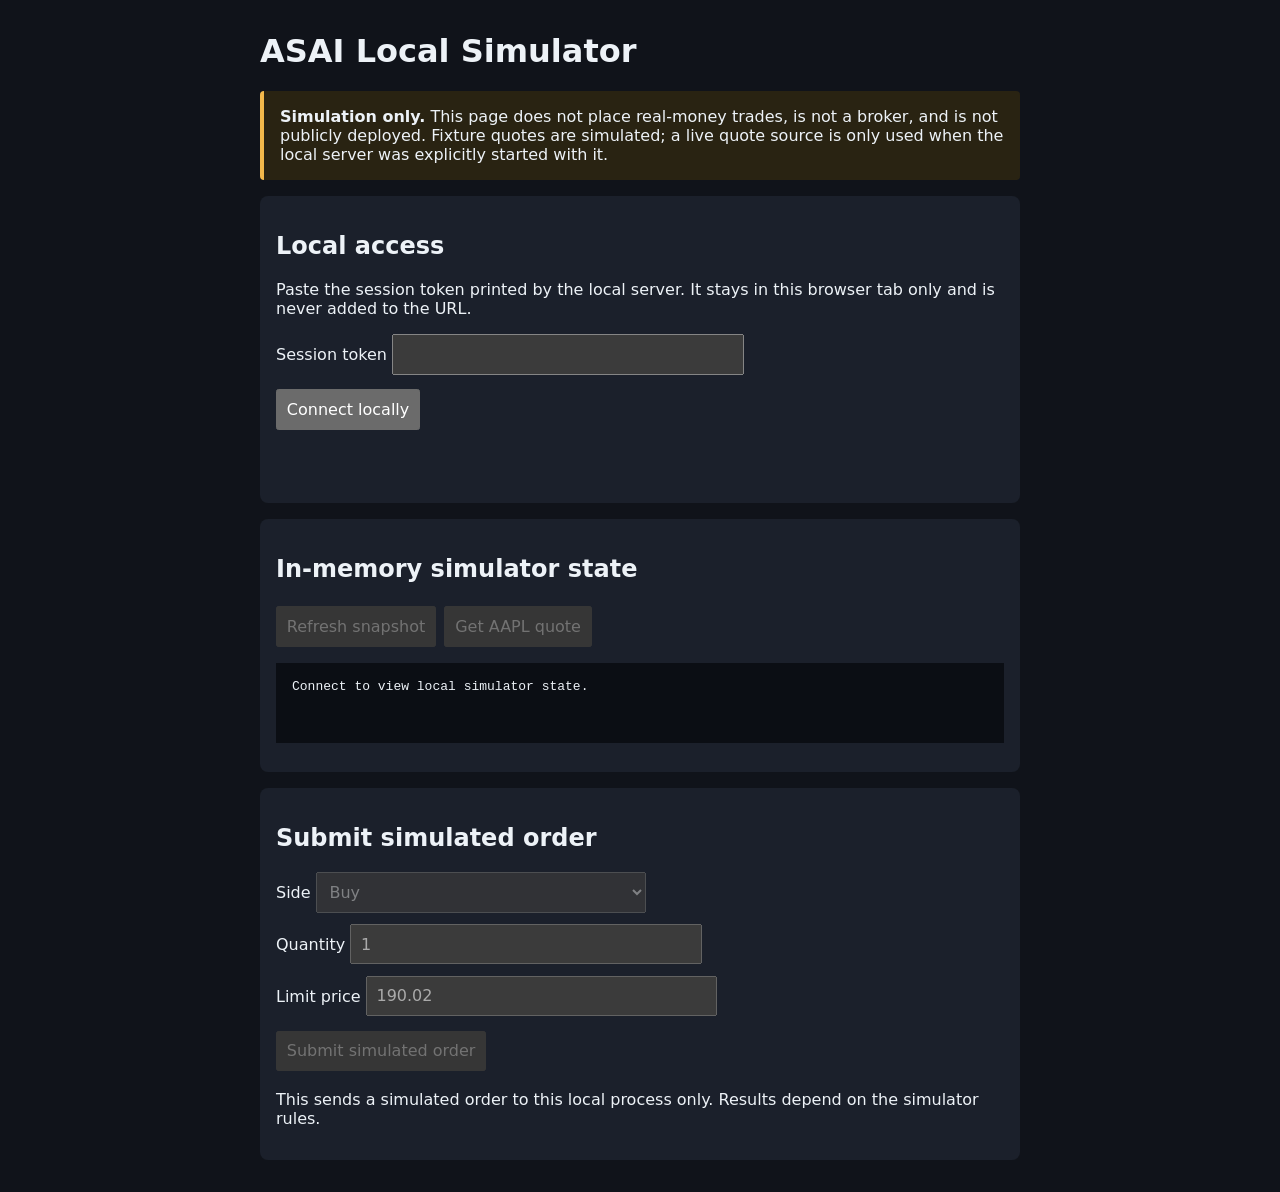
<file: demo/index.html>
<!doctype html>
<html lang="en">
<head>
  <meta charset="utf-8">
  <meta name="viewport" content="width=device-width, initial-scale=1">
  <meta name="referrer" content="no-referrer">
  <title>ASAI Local Simulator</title>
  <style>
    :root { color-scheme: dark; font-family: system-ui, sans-serif; background: #10131a; color: #edf2f7; }
    main { max-width: 760px; margin: 2rem auto; padding: 0 1rem; }
    .notice { border-left: 4px solid #f2b84b; background: #292312; padding: 1rem; border-radius: .25rem; }
    .card { background: #1b202b; padding: 1rem; border-radius: .5rem; margin: 1rem 0; }
    label { display: block; margin: .7rem 0; } input, select, button { font: inherit; padding: .55rem; } input, select { width: min(100%, 330px); } button { cursor: pointer; margin: .2rem .2rem .2rem 0; } pre { white-space: pre-wrap; overflow-wrap: anywhere; background: #0b0e14; padding: 1rem; min-height: 3rem; } #status { min-height: 1.4rem; } .bad { color: #ffaaa5; } .good { color: #a7f3b3; }
  </style>
</head>
<body>
<main>
  <h1>ASAI Local Simulator</h1>
  <section class="notice"><strong>Simulation only.</strong> This page does not place real-money trades, is not a broker, and is not publicly deployed. Fixture quotes are simulated; a live quote source is only used when the local server was explicitly started with it.</section>
  <section class="card" aria-labelledby="access-title">
    <h2 id="access-title">Local access</h2>
    <p>Paste the session token printed by the local server. It stays in this browser tab only and is never added to the URL.</p>
    <label>Session token <input id="session-token" type="password" autocomplete="off" spellcheck="false"></label>
    <button id="connect" type="button">Connect locally</button>
    <p id="status" role="status"></p>
  </section>
  <section class="card">
    <h2>In-memory simulator state</h2>
    <button id="refresh" type="button" disabled>Refresh snapshot</button>
    <button id="quote" type="button" disabled>Get AAPL quote</button>
    <pre id="snapshot">Connect to view local simulator state.</pre>
  </section>
  <section class="card">
    <h2>Submit simulated order</h2>
    <label>Side <select id="side" disabled><option value="BUY">Buy</option><option value="SELL">Sell</option></select></label>
    <label>Quantity <input id="quantity" type="number" min="1" step="1" value="1" disabled></label>
    <label>Limit price <input id="limit-price" inputmode="decimal" value="190.02" disabled></label>
    <button id="order" type="button" disabled>Submit simulated order</button>
    <p>This sends a simulated order to this local process only. Results depend on the simulator rules.</p>
  </section>
</main>
<script>
(() => {
  'use strict';
  let token = '';
  let csrf = '';
  const $ = (id) => document.getElementById(id);
  const output = $('snapshot');
  const status = $('status');
  const controls = [$('refresh'), $('quote'), $('side'), $('quantity'), $('limit-price'), $('order')];
  const setStatus = (message, bad = false) => { status.textContent = message; status.className = bad ? 'bad' : 'good'; };
  const display = (value) => { output.textContent = JSON.stringify(value, null, 2); };
  const headers = (write) => {
    const result = { 'X-Session-Token': token };
    if (write) { result['Content-Type'] = 'application/json'; result['X-CSRF-Token'] = csrf; }
    return result;
  };
  async function request(path, options = {}) {
    const response = await fetch(path, { ...options, headers: { ...headers(Boolean(options.method && options.method !== 'GET')), ...(options.headers || {}) }, credentials: 'same-origin' });
    let data = {};
    try { data = await response.json(); } catch (_) { /* server responses are expected to be JSON */ }
    if (!response.ok) throw new Error(data.error || 'local request failed');
    return data;
  }
  async function refresh() {
    try { display((await request('/api/snapshot')).snapshot); setStatus('Local simulator state refreshed.'); }
    catch (error) { setStatus('Could not refresh: ' + error.message, true); }
  }
  $('connect').addEventListener('click', async () => {
    token = $('session-token').value;
    csrf = '';
    if (!token) { setStatus('Paste the local session token first.', true); return; }
    try {
      const bootstrap = await request('/api/bootstrap');
      csrf = bootstrap.csrf_token;
      if (!csrf) throw new Error('local CSRF setup failed');
      controls.forEach((element) => { element.disabled = false; });
      $('session-token').value = '';
      setStatus('Connected to local simulator.');
      await refresh();
    } catch (error) { token = ''; setStatus('Could not connect: ' + error.message, true); }
  });
  $('refresh').addEventListener('click', refresh);
  $('quote').addEventListener('click', async () => {
    try { const quote = (await request('/api/quote?symbol=AAPL')).quote; display(quote); const source = quote && quote.source === 'fixture' ? 'simulated fixture' : quote && quote.source === 'alpaca_iex' ? 'read-only IEX' : 'unavailable'; setStatus('Quote loaded: ' + source + '.'); }
    catch (error) { setStatus('Could not get quote: ' + error.message, true); }
  });
  $('order').addEventListener('click', async () => {
    const quantity = Number($('quantity').value);
    if (!Number.isInteger(quantity) || quantity < 1) { setStatus('Quantity must be a positive whole number.', true); return; }
    const limitPrice = $('limit-price').value.trim();
    if (!/^(?:0|[1-9]\d*)(?:\.\d{1,8})?$/.test(limitPrice) || Number(limitPrice) <= 0) { setStatus('Enter a positive limit price with up to 8 decimal places.', true); return; }
    const payload = { order: { symbol: 'AAPL', side: $('side').value, quantity: quantity, limit_price: limitPrice }, quote_symbol: 'AAPL', idempotency_key: crypto.randomUUID() };
    try { display((await request('/api/orders', { method: 'POST', body: JSON.stringify(payload) })).order); setStatus('Simulated order submitted locally. No real trade was placed.'); await refresh(); }
    catch (error) { setStatus('Order was not accepted: ' + error.message, true); }
  });
})();
</script>
</body>
</html>
</file>
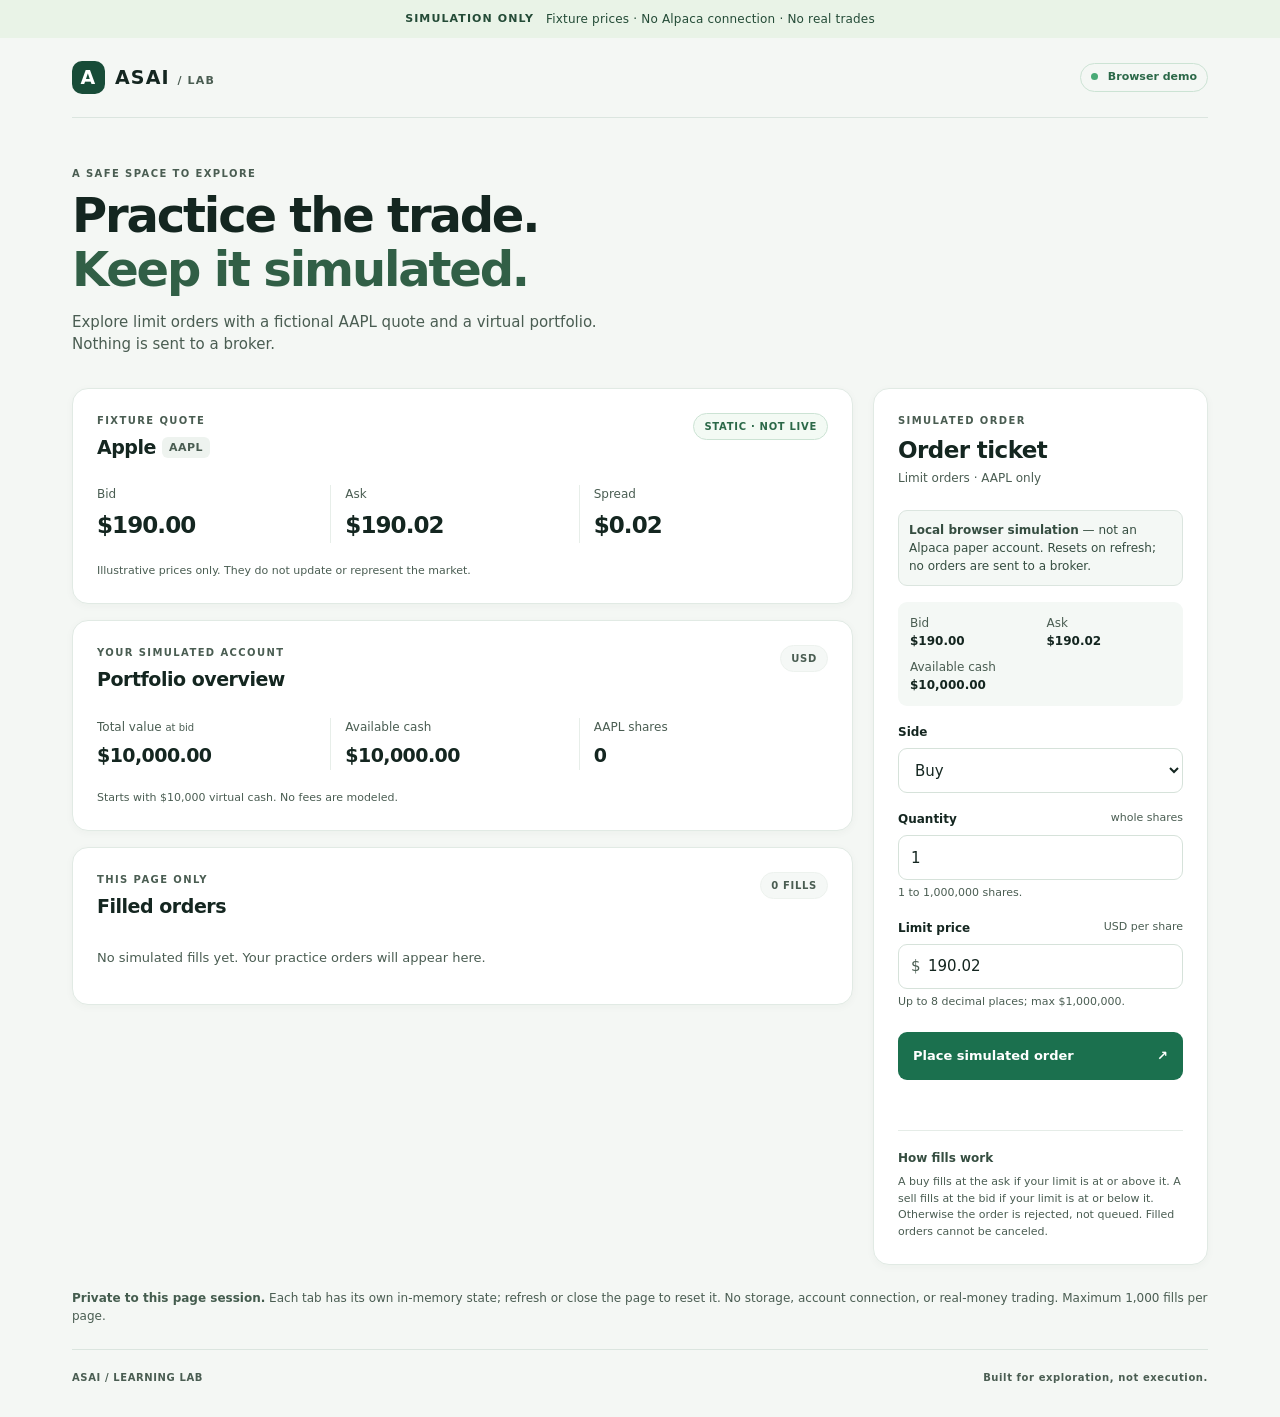
<file: public_demo/index.html>
<!doctype html>
<html lang="en">
<head>
  <meta charset="utf-8">
  <meta name="viewport" content="width=device-width, initial-scale=1">
  <meta http-equiv="Content-Security-Policy" content="default-src 'none'; script-src 'self'; style-src 'self'; img-src 'none'; connect-src 'none'; font-src 'none'; object-src 'none'; base-uri 'none'; form-action 'none'">
  <meta name="referrer" content="no-referrer">
  <title>ASAI | Trading simulation</title>
  <link rel="stylesheet" href="styles.css">
  <script src="app.js" defer></script>
</head>
<body>
  <div class="safety"><strong>SIMULATION ONLY</strong><span>Fixture prices · No Alpaca connection · No real trades</span></div>
  <div class="shell">
    <header class="topbar"><div class="brand"><span class="brandmark" aria-hidden="true">A</span><span>ASAI <small> / LAB</small></span></div><span class="badge"><span class="dot" aria-hidden="true"></span> Browser demo</span></header>
    <main>
      <section class="intro"><p class="eyebrow">A SAFE SPACE TO EXPLORE</p><h1>Practice the trade.<br><span>Keep it simulated.</span></h1><p>Explore limit orders with a fictional AAPL quote and a virtual portfolio. Nothing is sent to a broker.</p></section>
      <section class="dashboard" aria-label="Simulation dashboard">
        <div class="left">
          <article class="card quote"><div class="card-head"><div><p class="eyebrow">FIXTURE QUOTE</p><h2>Apple <span class="ticker">AAPL</span></h2></div><span class="tag">STATIC · NOT LIVE</span></div><div class="quote-grid"><div><span class="label">Bid</span><strong>$190.00</strong></div><div><span class="label">Ask</span><strong>$190.02</strong></div><div><span class="label">Spread</span><strong>$0.02</strong></div></div><p class="fine">Illustrative prices only. They do not update or represent the market.</p></article>
          <article class="card portfolio"><div class="card-head"><div><p class="eyebrow">YOUR SIMULATED ACCOUNT</p><h2>Portfolio overview</h2></div><span class="tag light">USD</span></div><div class="portfolio-grid"><div><span class="label">Total value <span class="hint">at bid</span></span><strong id="total">$10,000.00</strong></div><div><span class="label">Available cash</span><strong id="cash">$10,000.00</strong></div><div><span class="label">AAPL shares</span><strong id="shares">0</strong></div></div><p class="fine">Starts with $10,000 virtual cash. No fees are modeled.</p></article>
          <article class="card activity"><div class="card-head"><div><p class="eyebrow">THIS PAGE ONLY</p><h2>Filled orders</h2></div><span class="tag light" id="order-count">0 FILLS</span></div><p id="empty" class="empty">No simulated fills yet. Your practice orders will appear here.</p><div class="table-wrap"><table id="orders" hidden><caption class="sr-only">Simulated filled orders, newest first</caption><thead><tr><th scope="col">Order</th><th scope="col">Side</th><th scope="col">Shares</th><th scope="col">Limit</th><th scope="col">Fill</th></tr></thead><tbody id="order-rows"></tbody></table></div></article>
        </div>
        <aside class="card ticket"><p class="eyebrow">SIMULATED ORDER</p><h2>Order ticket</h2><p class="ticket-copy">Limit orders · AAPL only</p>
          <p class="simulation-notice"><strong>Local browser simulation</strong> — not an Alpaca paper account. Resets on refresh; no orders are sent to a broker.</p>
          <div class="ticket-context" aria-label="Fixture quote and simulated cash"><div><span>Bid</span><strong>$190.00</strong></div><div><span>Ask</span><strong>$190.02</strong></div><div><span>Available cash</span><strong id="ticket-cash">$10,000.00</strong></div></div>
          <form id="order-form" novalidate>
            <label for="side">Side</label><select id="side" name="side" aria-describedby="side-error"><option value="BUY">Buy</option><option value="SELL">Sell</option></select><p class="field-error" id="side-error"></p>
            <label for="quantity">Quantity <span>whole shares</span></label><input id="quantity" name="quantity" type="text" inputmode="numeric" value="1" autocomplete="off" aria-describedby="quantity-help quantity-error"><p class="field-help" id="quantity-help">1 to 1,000,000 shares.</p><p class="field-error" id="quantity-error"></p>
            <label for="limit">Limit price <span>USD per share</span></label><div class="input-price"><span aria-hidden="true">$</span><input id="limit" name="limit" type="text" inputmode="decimal" value="190.02" autocomplete="off" aria-describedby="limit-help limit-error"></div><p class="field-help" id="limit-help">Up to 8 decimal places; max $1,000,000.</p><p class="field-error" id="limit-error"></p>
            <button type="submit">Place simulated order <span aria-hidden="true">↗</span></button><p id="message" class="message" role="status" aria-live="polite"></p>
          </form>
          <div class="ticket-note"><strong>How fills work</strong><p>A buy fills at the ask if your limit is at or above it. A sell fills at the bid if your limit is at or below it. Otherwise the order is rejected, not queued. Filled orders cannot be canceled.</p></div>
        </aside>
      </section>
      <div class="footnote"><strong>Private to this page session.</strong> Each tab has its own in-memory state; refresh or close the page to reset it. No storage, account connection, or real-money trading. Maximum 1,000 fills per page.</div>
    </main><footer><span>ASAI <span class="footer-accent">/</span> LEARNING LAB</span><span>Built for exploration, not execution.</span></footer>
  </div>
</body>
</html>
</file>
<file: public_demo/styles.css>
:root{color-scheme:light;--ink:#142620;--muted:#62746d;--green:#16724f;--border:#dbe5df;--soft:#f4f8f5;--aura-page:#faefe8;--aura-card:#fff;--aura-ink:#0c1a22;--aura-muted:#394750;--aura-faint:#637078;--aura-line:#d9d4d1;--aura-accent:#7b4dfd;--aura-accent-text:#6a49d3;--aura-accent-soft:#dddbff;--aura-link:#5a41b1;--aura-success:#477900;--aura-error:#c20d3f}*{box-sizing:border-box}body{margin:0;background:#f4f7f4;color:var(--ink);font-family:system-ui,-apple-system,BlinkMacSystemFont,"Segoe UI",sans-serif;font-size:15px;line-height:1.5}.safety{display:flex;gap:12px;justify-content:center;align-items:center;padding:10px 20px;background:#e9f3e7;color:#244b37;font-size:12px;letter-spacing:.015em;text-align:center}.safety strong{font-size:11px;letter-spacing:.1em}.shell{max-width:1200px;margin:auto;padding:0 32px}.topbar{height:80px;display:flex;align-items:center;justify-content:space-between;border-bottom:1px solid var(--border)}.brand{display:flex;align-items:center;gap:10px;font-size:19px;font-weight:800;letter-spacing:.06em}.brand small{font-size:11px;color:#81938a;font-weight:700}.brandmark{display:grid;place-items:center;width:33px;height:33px;color:white;background:#184c38;border-radius:10px;font-size:19px}.badge,.tag{border:1px solid #cce3d4;border-radius:100px;padding:5px 10px;color:#2b6848;background:#f3faf4;font-size:10px;font-weight:750;letter-spacing:.07em;white-space:nowrap}.badge{font-size:11px;letter-spacing:0;background:transparent}.dot{display:inline-block;width:7px;height:7px;background:#48a975;border-radius:50%;margin-right:6px}.intro{padding:48px 0 32px}.eyebrow{margin:0 0 8px;color:#638575;font-size:10px;font-weight:800;letter-spacing:.14em}.intro h1{margin:0;font-size:clamp(32px,4vw,48px);line-height:1.12;letter-spacing:-.045em}.intro h1 span{color:#598a6f}.intro>p:last-child{margin:14px 0 0;max-width:560px;color:var(--muted);font-size:15px}.dashboard{display:grid;grid-template-columns:minmax(0,1fr) 335px;align-items:start;gap:20px}.left{display:grid;gap:16px}.card{background:#fff;border:1px solid #e1eae4;border-radius:16px;padding:24px;box-shadow:0 2px 8px rgba(28,53,39,.035)}.card-head{display:flex;justify-content:space-between;align-items:flex-start;gap:12px}.card h2{font-size:19px;line-height:1.25;letter-spacing:-.025em;margin:0}.ticker{font-size:11px;color:#768b80;background:#eef3ef;padding:4px 7px;border-radius:6px;vertical-align:middle;letter-spacing:.04em}.quote-grid,.portfolio-grid{display:grid;grid-template-columns:repeat(3,minmax(0,1fr));gap:14px;margin-top:26px}.quote-grid>div,.portfolio-grid>div{border-right:1px solid #e7eee9}.quote-grid>div:last-child,.portfolio-grid>div:last-child{border:0}.label{display:block;color:#71847a;font-size:12px;margin-bottom:5px}.quote-grid strong{font-size:23px;letter-spacing:-.04em}.portfolio-grid strong{font-size:19px;letter-spacing:-.03em}.hint{font-size:10px}.fine{font-size:11px;color:#788a80;margin:20px 0 0}.light{color:#72867a;background:#f5f8f6;border-color:#edf2ee}.ticket h2{font-size:23px}.ticket-copy{font-size:12px;color:var(--muted);margin:5px 0 23px}label{display:flex;justify-content:space-between;font-weight:700;font-size:12px;margin:17px 0 7px}label span{font-size:11px;font-weight:400;color:#829189}input,select{font:inherit;color:var(--ink);border:1px solid #d6e2da;background:#fff;border-radius:9px;min-height:45px;padding:10px 12px;width:100%}input:focus-visible,select:focus-visible,button:focus-visible{outline:3px solid #80bc99;outline-offset:2px}.input-price{position:relative}.input-price>span{position:absolute;left:13px;top:11px;color:#799084}.input-price input{padding-left:29px}.field-help{font-size:11px;color:#71847a;margin:5px 0 0}button{display:flex;justify-content:space-between;align-items:center;gap:10px;width:100%;margin-top:22px;border:0;border-radius:9px;padding:14px 15px;background:#1b704e;color:white;font:inherit;font-size:13px;font-weight:750;cursor:pointer}button:hover{background:#155a3e}.message{font-size:12px;margin:12px 0 0;min-height:1.5em;color:#245f42}.message.error{color:#a2293c}.ticket-note{border-top:1px solid #e5ece7;margin-top:20px;padding-top:18px;color:#6c7e74;font-size:11px}.ticket-note strong{color:#354d40;font-size:12px}.ticket-note p{margin:7px 0 0}.empty{padding:16px 0 0;color:#788b80;font-size:13px}.table-wrap{overflow-x:auto}table{border-collapse:collapse;width:100%;margin-top:16px;text-align:left;font-size:12px}th{color:#71847a;font-size:10px;text-transform:uppercase;letter-spacing:.05em}th,td{padding:10px 10px 10px 0;border-bottom:1px solid #edf2ee;white-space:nowrap}td{color:#344c40}td:nth-child(2){font-weight:700}.footnote{margin:24px 0;color:#6e8075;font-size:12px}.footnote strong{color:#445c4e}footer{border-top:1px solid var(--border);padding:20px 0 32px;display:flex;justify-content:space-between;gap:12px;color:#8a9b90;font-size:10px;font-weight:700;letter-spacing:.06em}.footer-accent{color:#4f956a}.sr-only{position:absolute;width:1px;height:1px;padding:0;margin:-1px;overflow:hidden;clip:rect(0,0,0,0);white-space:nowrap;border:0}@media(max-width:760px){.shell{padding:0 18px}.topbar{height:68px}.intro{padding:36px 0 25px}.dashboard{grid-template-columns:1fr}.ticket{grid-row:1}.card{padding:20px}.safety{flex-direction:column;gap:2px}.quote-grid strong{font-size:19px}.portfolio-grid strong{font-size:16px}footer{flex-direction:column}}

/* Readable text and ticket context for both desktop and narrow viewports. */
:root{--muted:#4a5d52}
.brand small,.eyebrow,.ticker,.label,.fine,.light,label span,.input-price>span,.field-help,.ticket-note,.empty,th,.footnote,footer,.footer-accent{color:#4a5d52}
.intro h1 span{color:#315f46}
.simulation-notice{font-size:12px;color:#354d40;background:#f4f8f5;border:1px solid #dbe5df;border-radius:9px;padding:10px;margin:0 0 16px}
.ticket-context{display:grid;grid-template-columns:repeat(2,minmax(0,1fr));gap:8px 12px;padding:12px;background:#f4f8f5;border-radius:9px;font-size:12px}
.ticket-context div{min-width:0}.ticket-context span,.ticket-context strong{display:block}.ticket-context span{color:#4a5d52}.ticket-context div:last-child{grid-column:1/-1}
.field-error{font-size:12px;color:#a2293c;margin:5px 0 0}.field-error:empty{display:none}input[aria-invalid=true],select[aria-invalid=true]{border-color:#a2293c}
@media(max-width:400px){.portfolio-grid{grid-template-columns:1fr;gap:12px}.portfolio-grid>div{border-right:0;border-bottom:1px solid #e7eee9;padding-bottom:10px}.portfolio-grid>div:last-child{padding-bottom:0}}
</file>
